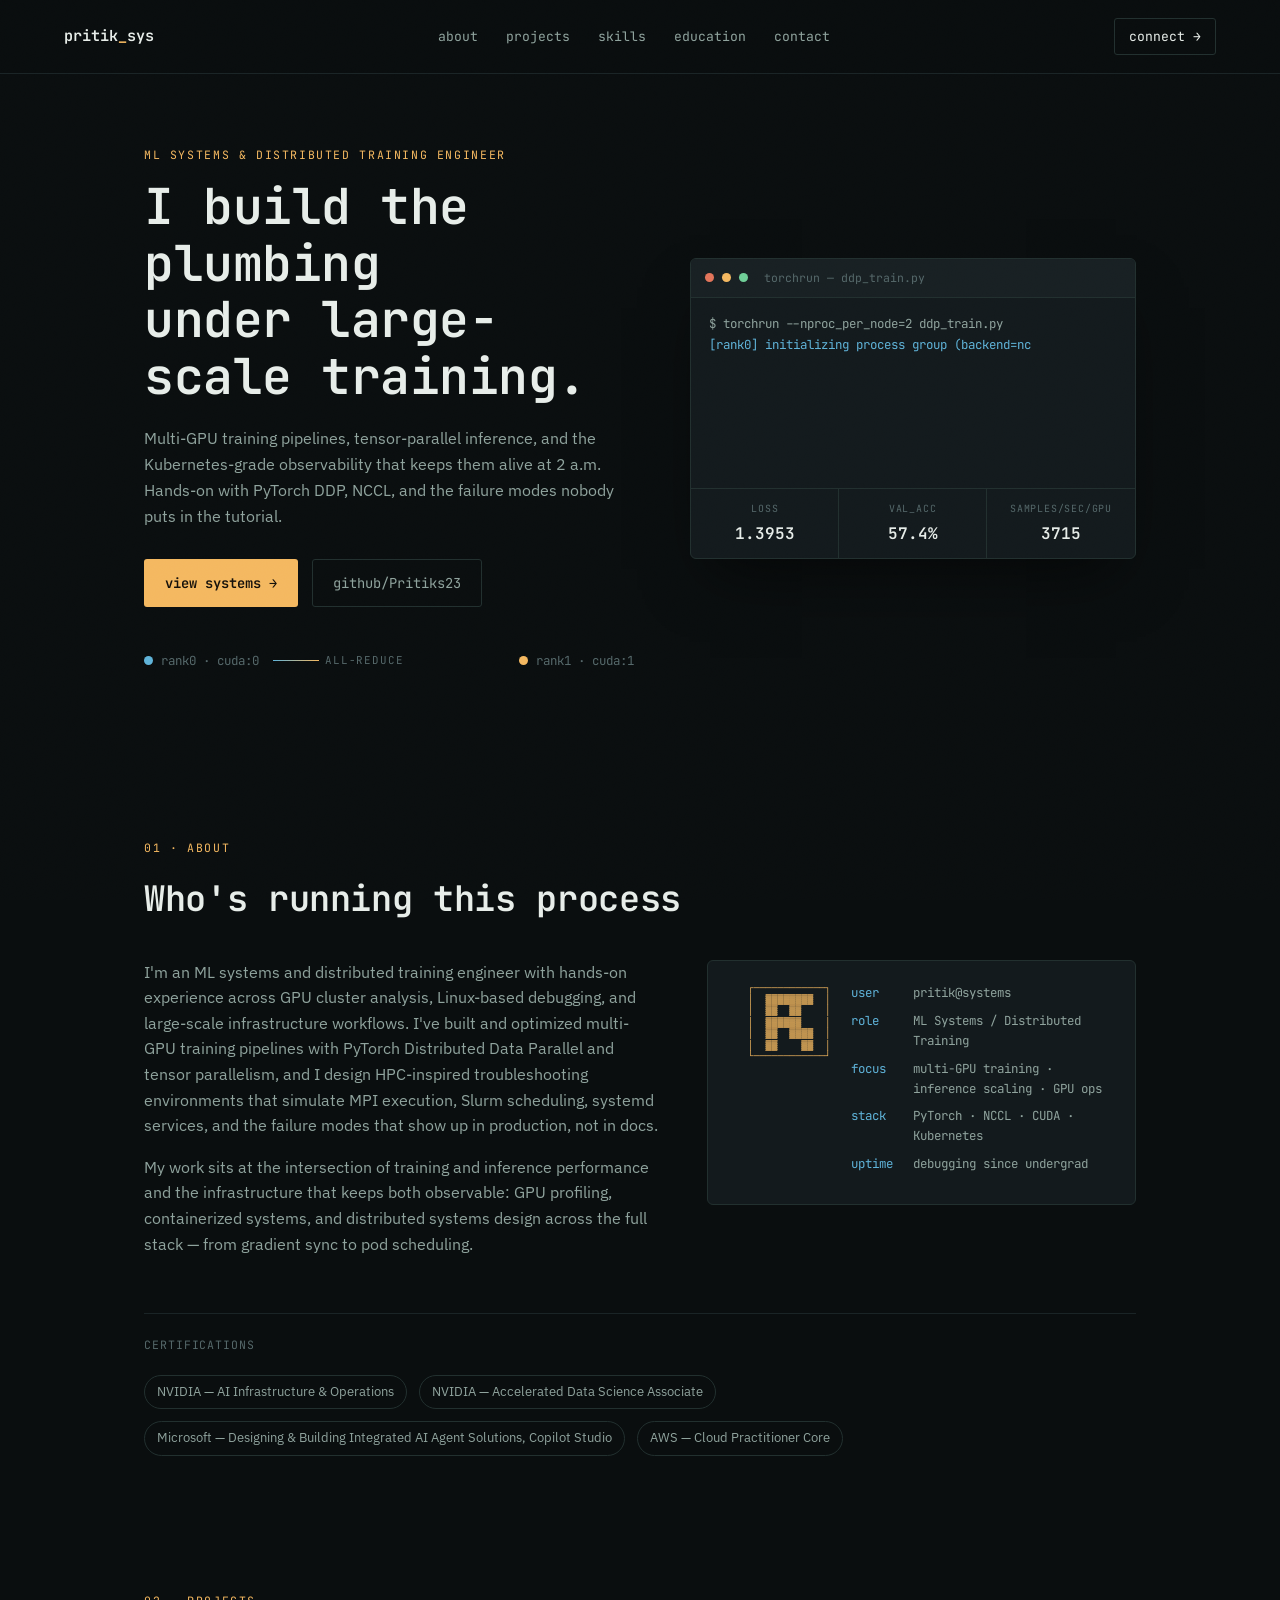
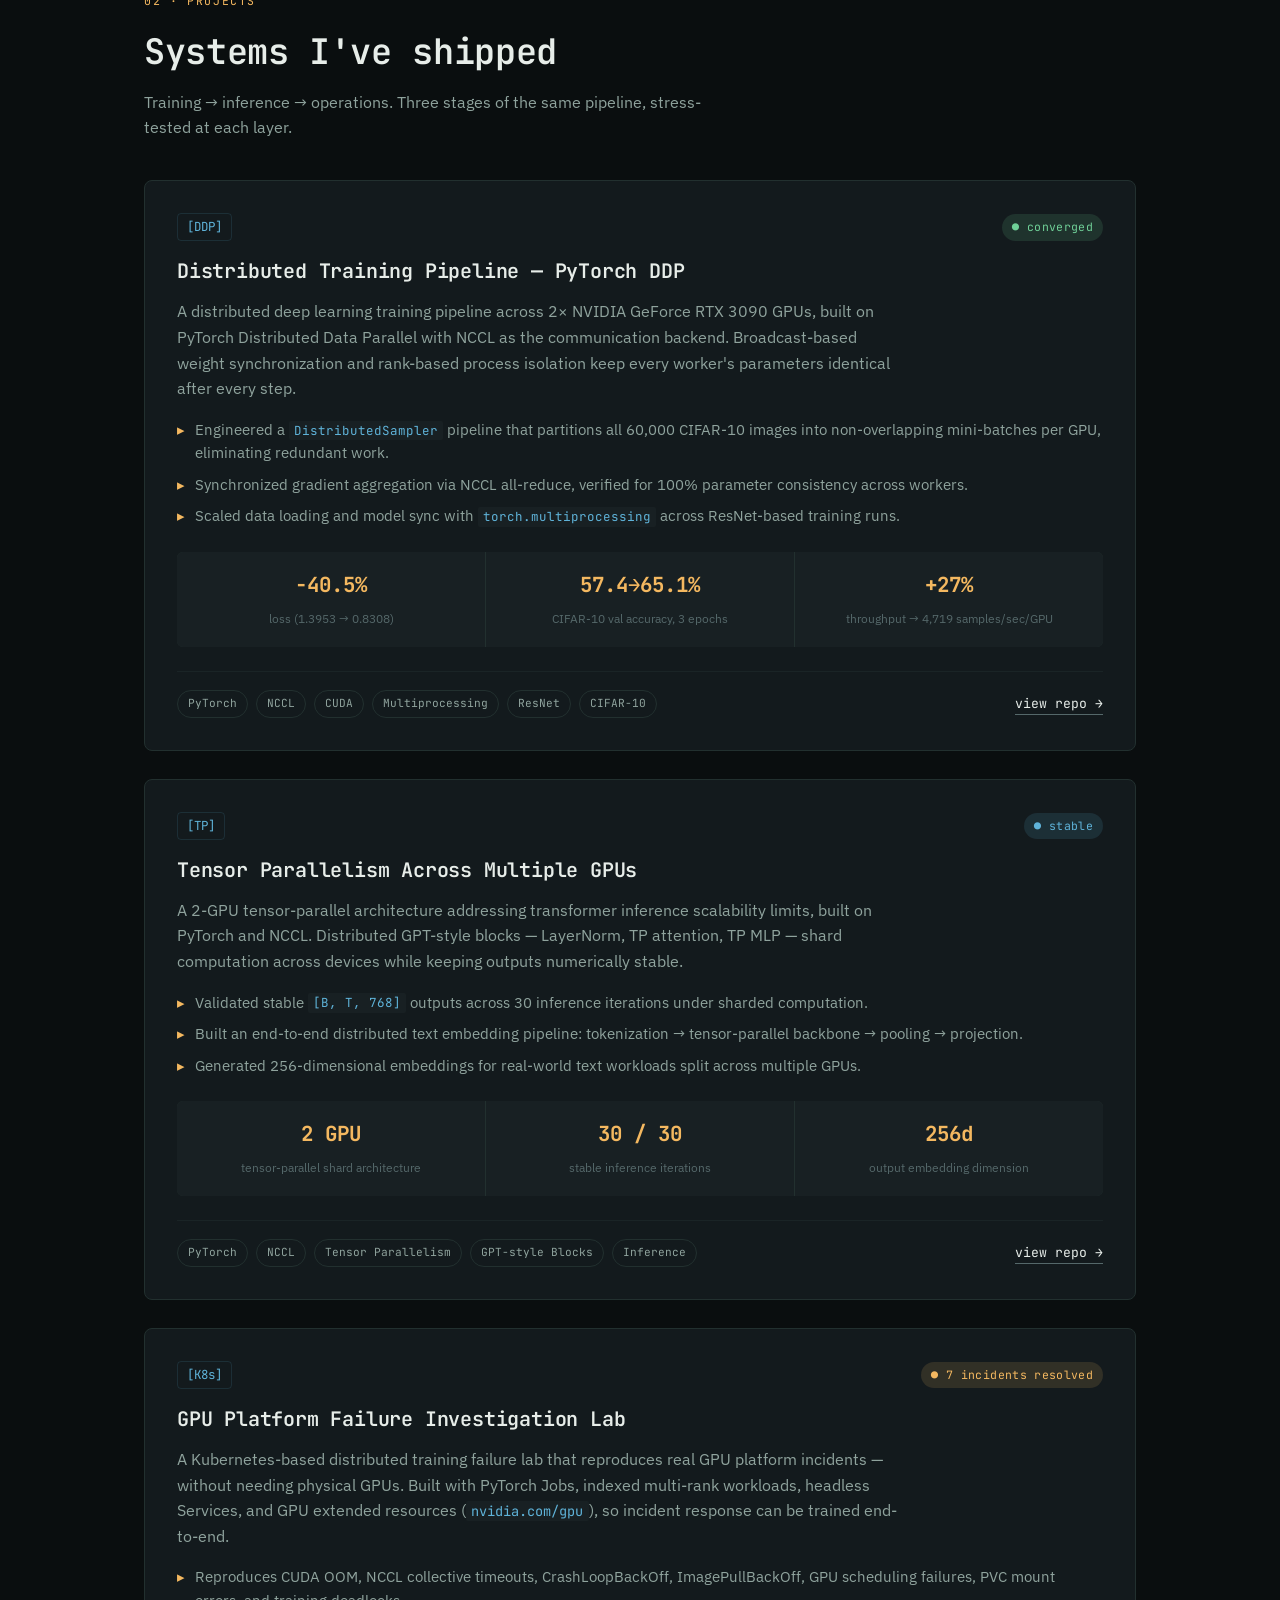
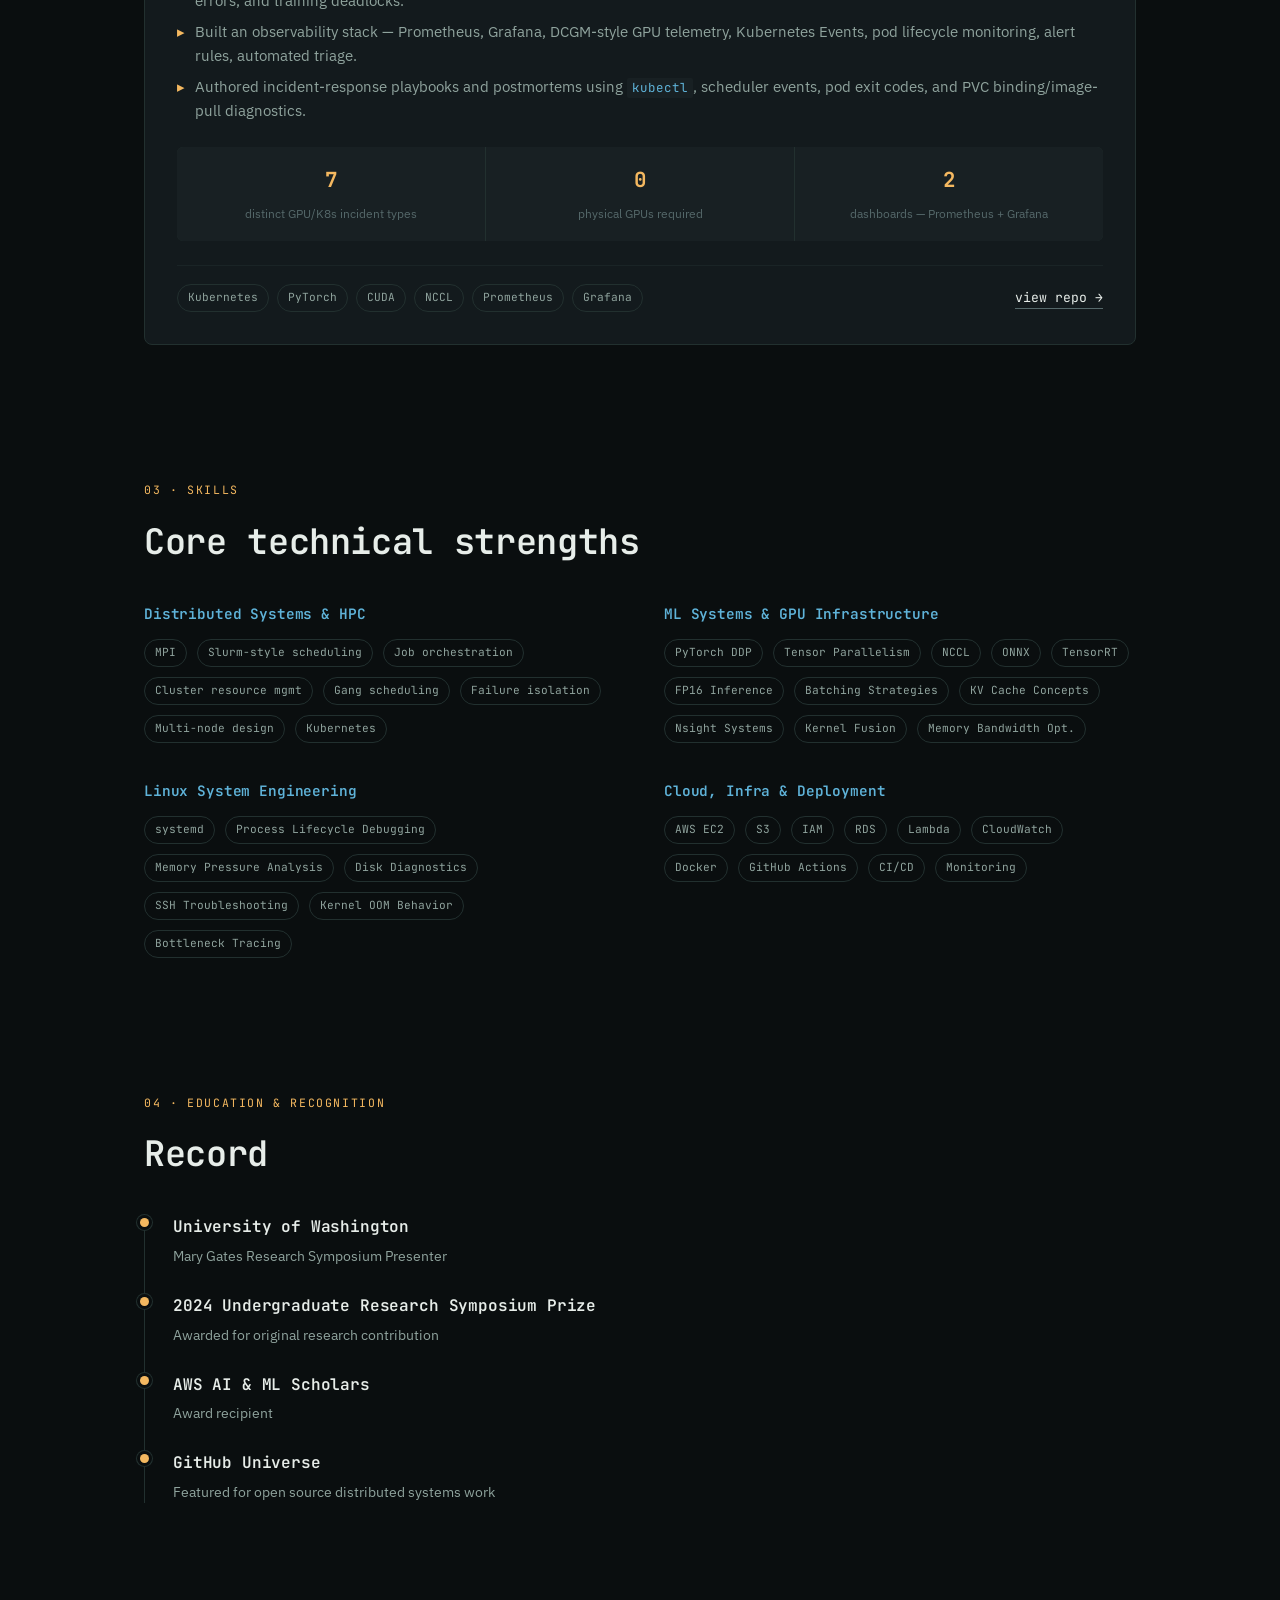
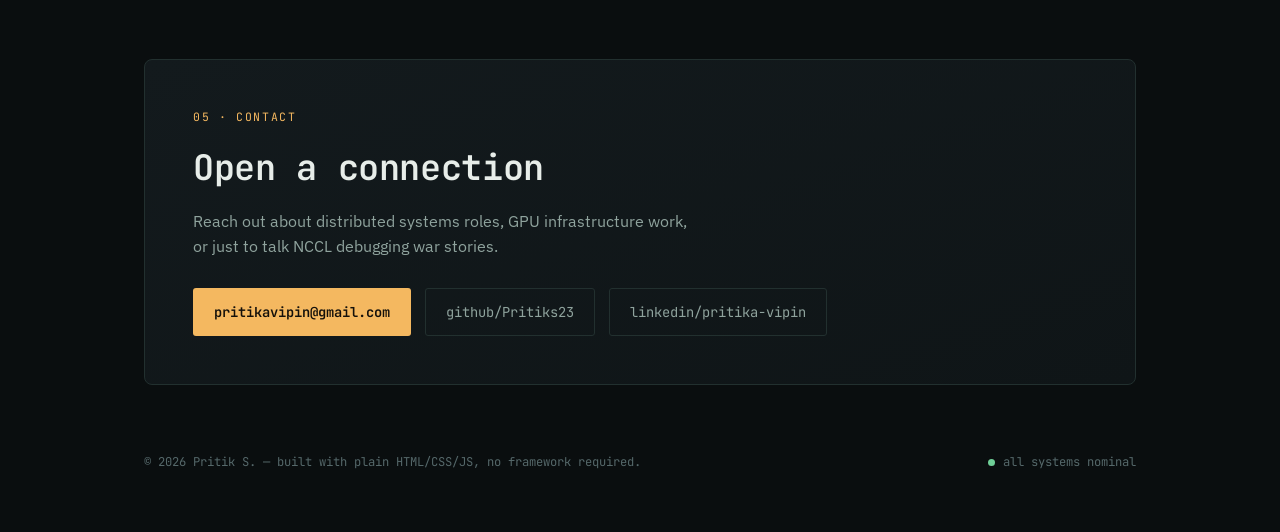
<file: index.html>
<!DOCTYPE html>
<html lang="en">
<head>
<meta charset="UTF-8">
<meta name="viewport" content="width=device-width, initial-scale=1.0">
<title>Pritik S. — ML Systems &amp; Distributed Training Engineer</title>
<meta name="description" content="Portfolio of an ML Systems / Distributed Training engineer — PyTorch DDP, tensor parallelism, Kubernetes GPU failure engineering.">
<link rel="preconnect" href="https://fonts.googleapis.com">
<link rel="preconnect" href="https://fonts.gstatic.com" crossorigin>
<link href="https://fonts.googleapis.com/css2?family=JetBrains+Mono:wght@400;500;600;700&family=IBM+Plex+Sans:wght@400;500;600&display=swap" rel="stylesheet">
<link rel="stylesheet" href="style.css">
</head>
<body>

<div class="grain" aria-hidden="true"></div>

<!-- ============ NAV ============ -->
<header class="nav" id="top">
  <a class="nav__brand" href="#top">pritik<span class="cursor-blink">_</span>sys</a>
  <nav class="nav__links">
    <a href="#about">about</a>
    <a href="#projects">projects</a>
    <a href="#skills">skills</a>
    <a href="#education">education</a>
    <a href="#contact">contact</a>
  </nav>
  <a class="nav__cta" href="#contact">connect →</a>
</header>

<main>

<!-- ============ HERO ============ -->
<section class="hero" aria-label="Introduction">
  <div class="hero__text">
    <p class="eyebrow">ML SYSTEMS &amp; DISTRIBUTED TRAINING ENGINEER</p>
    <h1 class="hero__title">I build the plumbing<br>under large-scale training.</h1>
    <p class="hero__sub">
      Multi-GPU training pipelines, tensor-parallel inference, and the Kubernetes-grade
      observability that keeps them alive at 2&nbsp;a.m. Hands-on with PyTorch DDP, NCCL,
      and the failure modes nobody puts in the tutorial.
    </p>
    <div class="hero__actions">
      <a class="btn btn--primary" href="#projects">view systems →</a>
      <a class="btn btn--ghost" href="https://github.com/Pritiks23" target="_blank" rel="noopener">github/Pritiks23</a>
    </div>
    <div class="hero__ranks" role="img" aria-label="Two GPU ranks synchronized via NCCL all-reduce">
      <div class="rank">
        <span class="rank__dot" data-rank="0"></span>
        <span class="rank__label">rank0 · cuda:0</span>
      </div>
      <div class="rank__link">
        <span class="rank__link-line"></span>
        <span class="rank__link-tag">all-reduce</span>
      </div>
      <div class="rank">
        <span class="rank__dot" data-rank="1"></span>
        <span class="rank__label">rank1 · cuda:1</span>
      </div>
    </div>
  </div>

  <div class="hero__console" aria-hidden="true">
    <div class="console">
      <div class="console__bar">
        <span class="console__dot console__dot--r"></span>
        <span class="console__dot console__dot--y"></span>
        <span class="console__dot console__dot--g"></span>
        <span class="console__title">torchrun — ddp_train.py</span>
      </div>
      <pre class="console__body" id="consoleBody"></pre>
      <div class="console__metrics">
        <div class="metric">
          <span class="metric__label">loss</span>
          <span class="metric__value" id="metricLoss">1.3953</span>
        </div>
        <div class="metric">
          <span class="metric__label">val_acc</span>
          <span class="metric__value" id="metricAcc">57.4%</span>
        </div>
        <div class="metric">
          <span class="metric__label">samples/sec/gpu</span>
          <span class="metric__value" id="metricThroughput">3715</span>
        </div>
      </div>
    </div>
  </div>
</section>

<!-- ============ ABOUT ============ -->
<section class="about" id="about">
  <div class="section-head">
    <p class="eyebrow">01 · about</p>
    <h2>Who's running this process</h2>
  </div>

  <div class="about__grid">
    <div class="about__copy">
      <p>
        I'm an ML systems and distributed training engineer with hands-on experience across
        GPU cluster analysis, Linux-based debugging, and large-scale infrastructure workflows.
        I've built and optimized multi-GPU training pipelines with PyTorch Distributed Data
        Parallel and tensor parallelism, and I design HPC-inspired troubleshooting environments
        that simulate MPI execution, Slurm scheduling, systemd services, and the failure modes
        that show up in production, not in docs.
      </p>
      <p>
        My work sits at the intersection of training and inference performance and the
        infrastructure that keeps both observable: GPU profiling, containerized systems, and
        distributed systems design across the full stack — from gradient sync to pod scheduling.
      </p>
    </div>

    <div class="neofetch" role="img" aria-label="System information summary">
      <pre class="neofetch__ascii" aria-hidden="true">
   ┌────────────┐
   │  ▓▓▓▓▓▓▓▓  │
   │  ▓▓  ▓▓    │
   │  ▓▓▓▓▓▓    │
   │  ▓▓  ▓▓▓▓  │
   │  ▓▓    ▓▓  │
   └────────────┘</pre>
      <dl class="neofetch__fields">
        <div><dt>user</dt><dd>pritik@systems</dd></div>
        <div><dt>role</dt><dd>ML Systems / Distributed Training</dd></div>
        <div><dt>focus</dt><dd>multi-GPU training · inference scaling · GPU ops</dd></div>
        <div><dt>stack</dt><dd>PyTorch · NCCL · CUDA · Kubernetes</dd></div>
        <div><dt>uptime</dt><dd>debugging since undergrad</dd></div>
      </dl>
    </div>
  </div>

  <div class="certs">
    <span class="certs__label">certifications</span>
    <ul class="certs__list">
      <li>NVIDIA — AI Infrastructure &amp; Operations</li>
      <li>NVIDIA — Accelerated Data Science Associate</li>
      <li>Microsoft — Designing &amp; Building Integrated AI Agent Solutions, Copilot Studio</li>
      <li>AWS — Cloud Practitioner Core</li>
    </ul>
  </div>
</section>

<!-- ============ PROJECTS ============ -->
<section class="projects" id="projects">
  <div class="section-head">
    <p class="eyebrow">02 · projects</p>
    <h2>Systems I've shipped</h2>
    <p class="section-sub">Training → inference → operations. Three stages of the same pipeline, stress-tested at each layer.</p>
  </div>

  <div class="project-list">

    <!-- PROJECT 1 -->
    <article class="project reveal">
      <div class="project__meta">
        <span class="project__tag">[DDP]</span>
        <span class="status status--converged">● converged</span>
      </div>
      <h3 class="project__title">Distributed Training Pipeline — PyTorch DDP</h3>
      <p class="project__desc">
        A distributed deep learning training pipeline across 2× NVIDIA GeForce RTX 3090 GPUs,
        built on PyTorch Distributed Data Parallel with NCCL as the communication backend.
        Broadcast-based weight synchronization and rank-based process isolation keep every
        worker's parameters identical after every step.
      </p>
      <ul class="project__points">
        <li>Engineered a <code>DistributedSampler</code> pipeline that partitions all 60,000 CIFAR-10 images into non-overlapping mini-batches per GPU, eliminating redundant work.</li>
        <li>Synchronized gradient aggregation via NCCL all-reduce, verified for 100% parameter consistency across workers.</li>
        <li>Scaled data loading and model sync with <code>torch.multiprocessing</code> across ResNet-based training runs.</li>
      </ul>

      <div class="project__metrics">
        <div class="pmetric">
          <span class="pmetric__value">−40.5%</span>
          <span class="pmetric__label">loss (1.3953 → 0.8308)</span>
        </div>
        <div class="pmetric">
          <span class="pmetric__value">57.4→65.1%</span>
          <span class="pmetric__label">CIFAR-10 val accuracy, 3 epochs</span>
        </div>
        <div class="pmetric">
          <span class="pmetric__value">+27%</span>
          <span class="pmetric__label">throughput → 4,719 samples/sec/GPU</span>
        </div>
      </div>

      <div class="project__footer">
        <div class="chips">
          <span>PyTorch</span><span>NCCL</span><span>CUDA</span><span>Multiprocessing</span><span>ResNet</span><span>CIFAR-10</span>
        </div>
        <a class="project__link" href="https://github.com/Pritiks23/training" target="_blank" rel="noopener">view repo →</a>
      </div>
    </article>

    <!-- PROJECT 2 -->
    <article class="project reveal">
      <div class="project__meta">
        <span class="project__tag">[TP]</span>
        <span class="status status--stable">● stable</span>
      </div>
      <h3 class="project__title">Tensor Parallelism Across Multiple GPUs</h3>
      <p class="project__desc">
        A 2-GPU tensor-parallel architecture addressing transformer inference scalability limits,
        built on PyTorch and NCCL. Distributed GPT-style blocks — LayerNorm, TP attention,
        TP MLP — shard computation across devices while keeping outputs numerically stable.
      </p>
      <ul class="project__points">
        <li>Validated stable <code>[B, T, 768]</code> outputs across 30 inference iterations under sharded computation.</li>
        <li>Built an end-to-end distributed text embedding pipeline: tokenization → tensor-parallel backbone → pooling → projection.</li>
        <li>Generated 256-dimensional embeddings for real-world text workloads split across multiple GPUs.</li>
      </ul>

      <div class="project__metrics">
        <div class="pmetric">
          <span class="pmetric__value">2 GPU</span>
          <span class="pmetric__label">tensor-parallel shard architecture</span>
        </div>
        <div class="pmetric">
          <span class="pmetric__value">30 / 30</span>
          <span class="pmetric__label">stable inference iterations</span>
        </div>
        <div class="pmetric">
          <span class="pmetric__value">256d</span>
          <span class="pmetric__label">output embedding dimension</span>
        </div>
      </div>

      <div class="project__footer">
        <div class="chips">
          <span>PyTorch</span><span>NCCL</span><span>Tensor Parallelism</span><span>GPT-style Blocks</span><span>Inference</span>
        </div>
        <a class="project__link" href="https://github.com/Pritiks23/Tensor-parallelism-across-multipleGPUS/" target="_blank" rel="noopener">view repo →</a>
      </div>
    </article>

    <!-- PROJECT 3 -->
    <article class="project reveal">
      <div class="project__meta">
        <span class="project__tag">[K8s]</span>
        <span class="status status--resolved">● 7 incidents resolved</span>
      </div>
      <h3 class="project__title">GPU Platform Failure Investigation Lab</h3>
      <p class="project__desc">
        A Kubernetes-based distributed training failure lab that reproduces real GPU platform
        incidents — without needing physical GPUs. Built with PyTorch Jobs, indexed multi-rank
        workloads, headless Services, and GPU extended resources (<code>nvidia.com/gpu</code>),
        so incident response can be trained end-to-end.
      </p>
      <ul class="project__points">
        <li>Reproduces CUDA OOM, NCCL collective timeouts, CrashLoopBackOff, ImagePullBackOff, GPU scheduling failures, PVC mount errors, and training deadlocks.</li>
        <li>Built an observability stack — Prometheus, Grafana, DCGM-style GPU telemetry, Kubernetes Events, pod lifecycle monitoring, alert rules, automated triage.</li>
        <li>Authored incident-response playbooks and postmortems using <code>kubectl</code>, scheduler events, pod exit codes, and PVC binding/image-pull diagnostics.</li>
      </ul>

      <div class="project__metrics">
        <div class="pmetric">
          <span class="pmetric__value">7</span>
          <span class="pmetric__label">distinct GPU/K8s incident types</span>
        </div>
        <div class="pmetric">
          <span class="pmetric__value">0</span>
          <span class="pmetric__label">physical GPUs required</span>
        </div>
        <div class="pmetric">
          <span class="pmetric__value">2</span>
          <span class="pmetric__label">dashboards — Prometheus + Grafana</span>
        </div>
      </div>

      <div class="project__footer">
        <div class="chips">
          <span>Kubernetes</span><span>PyTorch</span><span>CUDA</span><span>NCCL</span><span>Prometheus</span><span>Grafana</span>
        </div>
        <a class="project__link" href="https://github.com/Pritiks23/Kubernetes_GPU_failure" target="_blank" rel="noopener">view repo →</a>
      </div>
    </article>

  </div>
</section>

<!-- ============ SKILLS ============ -->
<section class="skills" id="skills">
  <div class="section-head">
    <p class="eyebrow">03 · skills</p>
    <h2>Core technical strengths</h2>
  </div>

  <div class="skills__grid">
    <div class="skill-group">
      <h3>Distributed Systems &amp; HPC</h3>
      <div class="chips chips--wrap">
        <span>MPI</span><span>Slurm-style scheduling</span><span>Job orchestration</span>
        <span>Cluster resource mgmt</span><span>Gang scheduling</span><span>Failure isolation</span>
        <span>Multi-node design</span><span>Kubernetes</span>
      </div>
    </div>
    <div class="skill-group">
      <h3>ML Systems &amp; GPU Infrastructure</h3>
      <div class="chips chips--wrap">
        <span>PyTorch DDP</span><span>Tensor Parallelism</span><span>NCCL</span><span>ONNX</span>
        <span>TensorRT</span><span>FP16 Inference</span><span>Batching Strategies</span>
        <span>KV Cache Concepts</span><span>Nsight Systems</span><span>Kernel Fusion</span>
        <span>Memory Bandwidth Opt.</span>
      </div>
    </div>
    <div class="skill-group">
      <h3>Linux System Engineering</h3>
      <div class="chips chips--wrap">
        <span>systemd</span><span>Process Lifecycle Debugging</span><span>Memory Pressure Analysis</span>
        <span>Disk Diagnostics</span><span>SSH Troubleshooting</span><span>Kernel OOM Behavior</span>
        <span>Bottleneck Tracing</span>
      </div>
    </div>
    <div class="skill-group">
      <h3>Cloud, Infra &amp; Deployment</h3>
      <div class="chips chips--wrap">
        <span>AWS EC2</span><span>S3</span><span>IAM</span><span>RDS</span><span>Lambda</span>
        <span>CloudWatch</span><span>Docker</span><span>GitHub Actions</span><span>CI/CD</span><span>Monitoring</span>
      </div>
    </div>
  </div>
</section>

<!-- ============ EDUCATION ============ -->
<section class="education" id="education">
  <div class="section-head">
    <p class="eyebrow">04 · education &amp; recognition</p>
    <h2>Record</h2>
  </div>

  <ul class="timeline">
    <li>
      <span class="timeline__marker"></span>
      <div class="timeline__content">
        <h3>University of Washington</h3>
        <p>Mary Gates Research Symposium Presenter</p>
      </div>
    </li>
    <li>
      <span class="timeline__marker"></span>
      <div class="timeline__content">
        <h3>2024 Undergraduate Research Symposium Prize</h3>
        <p>Awarded for original research contribution</p>
      </div>
    </li>
    <li>
      <span class="timeline__marker"></span>
      <div class="timeline__content">
        <h3>AWS AI &amp; ML Scholars</h3>
        <p>Award recipient</p>
      </div>
    </li>
    <li>
      <span class="timeline__marker"></span>
      <div class="timeline__content">
        <h3>GitHub Universe</h3>
        <p>Featured for open source distributed systems work</p>
      </div>
    </li>
  </ul>
</section>

<!-- ============ CONTACT ============ -->
<section class="contact" id="contact">
  <div class="contact__box">
    <p class="eyebrow">05 · contact</p>
    <h2>Open a connection</h2>
    <p class="contact__sub">Reach out about distributed systems roles, GPU infrastructure work, or just to talk NCCL debugging war stories.</p>
    <div class="contact__actions">
      <a class="btn btn--primary" href="mailto:pritikavipin@gmail.com">pritikavipin@gmail.com</a>
      <a class="btn btn--ghost" href="https://github.com/Pritiks23" target="_blank" rel="noopener">github/Pritiks23</a>
      <a class="btn btn--ghost" href="https://www.linkedin.com/in/pritika-vipin/" target="_blank" rel="noopener">linkedin/pritika-vipin</a>
    </div>
  </div>
</section>

</main>

<footer class="footer">
  <p>© <span id="year"></span> Pritik S. — built with plain HTML/CSS/JS, no framework required.</p>
  <p class="footer__status"><span class="status-dot"></span> all systems nominal</p>
</footer>

<script src="script.js"></script>
</body>
</html>
</file>
<file: style.css>
/* ============================================
   TOKENS
   ============================================ */
:root {
  /* color */
  --bg:          #0a0e0f;
  --bg-elev:     #0f1517;
  --surface:     #131a1d;
  --surface-2:   #182023;
  --border:      #22302f;
  --border-soft: #1a2426;

  --text:        #e7ede9;
  --text-dim:    #8fa39d;
  --text-faint:  #55686a;

  --amber:       #f4b860;
  --amber-dim:   #f4b86022;
  --blue:        #5fb3d9;
  --blue-dim:    #5fb3d922;
  --green:       #6fcf97;
  --green-dim:   #6fcf9722;
  --red:         #e2745a;
  --red-dim:     #e2745a22;

  /* type */
  --font-mono: 'JetBrains Mono', ui-monospace, 'SF Mono', Menlo, monospace;
  --font-sans: 'IBM Plex Sans', -apple-system, sans-serif;

  /* layout */
  --maxw: 1120px;
  --radius: 3px;
  --gutter: clamp(20px, 5vw, 64px);
}

/* ============================================
   RESET
   ============================================ */
* { margin: 0; padding: 0; box-sizing: border-box; }

html { scroll-behavior: smooth; }

body {
  background: var(--bg);
  color: var(--text);
  font-family: var(--font-sans);
  font-size: 16px;
  line-height: 1.6;
  -webkit-font-smoothing: antialiased;
  overflow-x: hidden;
}

a { color: inherit; text-decoration: none; }
ul { list-style: none; }
code {
  font-family: var(--font-mono);
  background: var(--surface-2);
  padding: 0.1em 0.4em;
  border-radius: 2px;
  font-size: 0.85em;
  color: var(--blue);
}

h1, h2, h3 { font-family: var(--font-mono); font-weight: 600; letter-spacing: -0.01em; }

:focus-visible {
  outline: 2px solid var(--amber);
  outline-offset: 3px;
}

/* faint film-grain / noise overlay for texture */
.grain {
  position: fixed;
  inset: 0;
  pointer-events: none;
  z-index: 50;
  opacity: 0.035;
  background-image: url("data:image/svg+xml,%3Csvg xmlns='http://www.w3.org/2000/svg' width='120' height='120'%3E%3Cfilter id='n'%3E%3CfeTurbulence type='fractalNoise' baseFrequency='0.9' numOctaves='2' stitchTiles='stitch'/%3E%3C/filter%3E%3Crect width='100%25' height='100%25' filter='url(%23n)'/%3E%3C/svg%3E");
  mix-blend-mode: overlay;
}

/* ============================================
   SECTION SCAFFOLDING
   ============================================ */
main > section {
  max-width: var(--maxw);
  margin: 0 auto;
  padding: 96px var(--gutter) 40px;
}

.eyebrow {
  font-family: var(--font-mono);
  font-size: 0.72rem;
  letter-spacing: 0.14em;
  text-transform: uppercase;
  color: var(--amber);
  margin-bottom: 14px;
}

.section-head h2 {
  font-size: clamp(1.6rem, 3vw, 2.2rem);
  margin-bottom: 10px;
}

.section-sub {
  color: var(--text-dim);
  max-width: 560px;
  font-size: 0.98rem;
}

/* ============================================
   NAV
   ============================================ */
.nav {
  position: sticky;
  top: 0;
  z-index: 40;
  display: flex;
  align-items: center;
  justify-content: space-between;
  padding: 18px var(--gutter);
  background: rgba(10, 14, 15, 0.82);
  backdrop-filter: blur(10px);
  border-bottom: 1px solid var(--border-soft);
}

.nav__brand {
  font-family: var(--font-mono);
  font-weight: 600;
  font-size: 0.95rem;
  color: var(--text);
}

.cursor-blink {
  color: var(--amber);
  animation: blink 1.1s step-end infinite;
}

.nav__links {
  display: flex;
  gap: 28px;
  font-family: var(--font-mono);
  font-size: 0.82rem;
  color: var(--text-dim);
}
.nav__links a:hover { color: var(--amber); }

.nav__cta {
  font-family: var(--font-mono);
  font-size: 0.82rem;
  border: 1px solid var(--border);
  padding: 7px 14px;
  border-radius: var(--radius);
  color: var(--text);
  transition: border-color 0.2s, color 0.2s;
}
.nav__cta:hover { border-color: var(--amber); color: var(--amber); }

@media (max-width: 720px) {
  .nav__links { display: none; }
}

/* ============================================
   HERO
   ============================================ */
.hero {
  display: grid;
  grid-template-columns: 1.1fr 1fr;
  gap: 56px;
  align-items: center;
  padding-top: 72px !important;
  padding-bottom: 72px !important;
}

.hero__title {
  font-size: clamp(2.1rem, 4.2vw, 3.1rem);
  line-height: 1.14;
  margin: 14px 0 20px;
  color: var(--text);
}

.hero__sub {
  color: var(--text-dim);
  max-width: 480px;
  font-size: 1.02rem;
  margin-bottom: 30px;
}

.hero__actions { display: flex; gap: 14px; flex-wrap: wrap; margin-bottom: 44px; }

.btn {
  font-family: var(--font-mono);
  font-size: 0.86rem;
  padding: 12px 20px;
  border-radius: var(--radius);
  border: 1px solid transparent;
  transition: transform 0.15s ease, border-color 0.2s, background 0.2s, color .2s;
  display: inline-flex;
  align-items: center;
}
.btn--primary {
  background: var(--amber);
  color: #14100a;
  font-weight: 600;
}
.btn--primary:hover { transform: translateY(-1px); background: #ffcb7f; }

.btn--ghost {
  border-color: var(--border);
  color: var(--text-dim);
}
.btn--ghost:hover { border-color: var(--blue); color: var(--blue); transform: translateY(-1px); }

/* rank sync visual */
.hero__ranks {
  display: flex;
  align-items: center;
  gap: 14px;
  font-family: var(--font-mono);
  font-size: 0.78rem;
  color: var(--text-faint);
}
.rank { display: flex; align-items: center; gap: 8px; }
.rank__dot {
  width: 9px; height: 9px; border-radius: 50%;
  background: var(--blue);
  box-shadow: 0 0 0 0 var(--blue-dim);
  animation: pulse-rank 2.6s ease-in-out infinite;
}
.rank__dot[data-rank="1"] { animation-delay: 1.3s; background: var(--amber); box-shadow: 0 0 0 0 var(--amber-dim); }

.rank__link { display: flex; align-items: center; gap: 6px; flex: 1; }
.rank__link-line {
  height: 1px;
  width: 46px;
  background: linear-gradient(90deg, var(--blue), var(--amber));
  position: relative;
  overflow: hidden;
}
.rank__link-line::after {
  content: "";
  position: absolute;
  top: 0; left: -30%;
  width: 30%; height: 100%;
  background: var(--text);
  animation: travel 2.6s linear infinite;
}
.rank__link-tag { text-transform: uppercase; letter-spacing: 0.08em; font-size: 0.68rem; }

@keyframes pulse-rank {
  0%, 100% { box-shadow: 0 0 0 0 var(--blue-dim); }
  50% { box-shadow: 0 0 0 6px var(--blue-dim); }
}
@keyframes travel {
  0% { left: -30%; }
  100% { left: 130%; }
}
@keyframes blink { 50% { opacity: 0; } }

/* console */
.hero__console { display: flex; justify-content: center; }
.console {
  width: 100%;
  max-width: 460px;
  background: var(--surface);
  border: 1px solid var(--border);
  border-radius: 6px;
  overflow: hidden;
  box-shadow: 0 30px 60px -20px rgba(0,0,0,0.6);
}
.console__bar {
  display: flex;
  align-items: center;
  gap: 8px;
  padding: 10px 14px;
  background: var(--surface-2);
  border-bottom: 1px solid var(--border);
}
.console__dot { width: 9px; height: 9px; border-radius: 50%; }
.console__dot--r { background: #e2745a; }
.console__dot--y { background: #f4b860; }
.console__dot--g { background: #6fcf97; }
.console__title {
  margin-left: 8px;
  font-family: var(--font-mono);
  font-size: 0.72rem;
  color: var(--text-faint);
}
.console__body {
  font-family: var(--font-mono);
  font-size: 0.78rem;
  line-height: 1.65;
  color: var(--text-dim);
  padding: 16px 18px;
  min-height: 190px;
  white-space: pre-wrap;
  word-break: break-word;
}
.console__body .line-rank0 { color: var(--blue); }
.console__body .line-rank1 { color: var(--amber); }
.console__body .line-ok { color: var(--green); }

.console__metrics {
  display: grid;
  grid-template-columns: repeat(3, 1fr);
  border-top: 1px solid var(--border);
}
.metric {
  padding: 12px 10px;
  text-align: center;
  border-right: 1px solid var(--border);
}
.metric:last-child { border-right: none; }
.metric__label {
  display: block;
  font-family: var(--font-mono);
  font-size: 0.62rem;
  text-transform: uppercase;
  letter-spacing: 0.08em;
  color: var(--text-faint);
  margin-bottom: 4px;
}
.metric__value {
  display: block;
  font-family: var(--font-mono);
  font-size: 1rem;
  font-weight: 600;
  color: var(--text);
}

@media (max-width: 880px) {
  .hero { grid-template-columns: 1fr; padding-top: 48px !important; }
  .hero__console { order: -1; }
}

/* ============================================
   ABOUT
   ============================================ */
.about__grid {
  display: grid;
  grid-template-columns: 1.2fr 1fr;
  gap: 48px;
  margin-top: 32px;
  align-items: start;
}
.about__copy p { color: var(--text-dim); margin-bottom: 16px; max-width: 560px; }

.neofetch {
  background: var(--surface);
  border: 1px solid var(--border);
  border-radius: 6px;
  padding: 22px;
  display: flex;
  gap: 20px;
  font-family: var(--font-mono);
}
.neofetch__ascii {
  color: var(--amber);
  font-size: 0.62rem;
  line-height: 1.15;
  white-space: pre;
}
.neofetch__fields div { display: flex; gap: 10px; margin-bottom: 8px; font-size: 0.78rem; }
.neofetch__fields dt { color: var(--blue); min-width: 52px; }
.neofetch__fields dd { color: var(--text-dim); }

@media (max-width: 880px) {
  .about__grid { grid-template-columns: 1fr; }
  .neofetch { flex-direction: column; }
}

.certs {
  margin-top: 40px;
  border-top: 1px solid var(--border-soft);
  padding-top: 22px;
  display: flex;
  gap: 20px;
  flex-wrap: wrap;
  align-items: baseline;
}
.certs__label {
  font-family: var(--font-mono);
  font-size: 0.72rem;
  color: var(--text-faint);
  text-transform: uppercase;
  letter-spacing: 0.08em;
}
.certs__list { display: flex; gap: 12px; flex-wrap: wrap; }
.certs__list li {
  font-size: 0.8rem;
  color: var(--text-dim);
  border: 1px solid var(--border);
  padding: 6px 12px;
  border-radius: 20px;
}

/* ============================================
   PROJECTS
   ============================================ */
.project-list { margin-top: 40px; display: flex; flex-direction: column; gap: 28px; }

.project {
  background: var(--surface);
  border: 1px solid var(--border);
  border-radius: 8px;
  padding: 32px;
  opacity: 0;
  transform: translateY(24px);
  transition: opacity 0.6s ease, transform 0.6s ease, border-color 0.25s;
}
.project.in-view { opacity: 1; transform: translateY(0); }
.project:hover { border-color: var(--border); }

.project__meta { display: flex; justify-content: space-between; align-items: center; margin-bottom: 14px; }
.project__tag {
  font-family: var(--font-mono);
  font-size: 0.78rem;
  color: var(--blue);
  border: 1px solid var(--blue-dim);
  padding: 3px 9px;
  border-radius: 4px;
}

.status {
  font-family: var(--font-mono);
  font-size: 0.72rem;
  letter-spacing: 0.03em;
  padding: 4px 10px;
  border-radius: 20px;
}
.status--converged { color: var(--green); background: var(--green-dim); }
.status--stable { color: var(--blue); background: var(--blue-dim); }
.status--resolved { color: var(--amber); background: var(--amber-dim); }

.project__title { font-size: 1.25rem; margin-bottom: 12px; }
.project__desc { color: var(--text-dim); margin-bottom: 16px; max-width: 720px; }
.project__points { display: flex; flex-direction: column; gap: 8px; margin-bottom: 24px; }
.project__points li {
  color: var(--text-dim);
  font-size: 0.92rem;
  padding-left: 18px;
  position: relative;
}
.project__points li::before {
  content: "▸";
  position: absolute;
  left: 0;
  color: var(--amber);
}

.project__metrics {
  display: grid;
  grid-template-columns: repeat(3, 1fr);
  gap: 1px;
  background: var(--border);
  border-radius: 6px;
  overflow: hidden;
  margin-bottom: 24px;
}
.pmetric {
  background: var(--surface-2);
  padding: 16px 14px;
  text-align: center;
}
.pmetric__value {
  display: block;
  font-family: var(--font-mono);
  font-size: 1.3rem;
  font-weight: 700;
  color: var(--amber);
  margin-bottom: 4px;
}
.pmetric__label {
  font-size: 0.72rem;
  color: var(--text-faint);
}

.project__footer {
  display: flex;
  justify-content: space-between;
  align-items: center;
  flex-wrap: wrap;
  gap: 16px;
  border-top: 1px solid var(--border-soft);
  padding-top: 18px;
}

.chips { display: flex; gap: 8px; flex-wrap: wrap; }
.chips span {
  font-family: var(--font-mono);
  font-size: 0.7rem;
  color: var(--text-dim);
  border: 1px solid var(--border);
  padding: 4px 10px;
  border-radius: 20px;
}
.chips--wrap { gap: 10px; }

.project__link {
  font-family: var(--font-mono);
  font-size: 0.82rem;
  color: var(--text);
  border-bottom: 1px solid var(--text-faint);
  transition: color 0.2s, border-color 0.2s;
}
.project__link:hover { color: var(--amber); border-color: var(--amber); }

@media (max-width: 720px) {
  .project__metrics { grid-template-columns: 1fr; }
  .project { padding: 22px; }
}

/* ============================================
   SKILLS
   ============================================ */
.skills__grid {
  margin-top: 32px;
  display: grid;
  grid-template-columns: 1fr 1fr;
  gap: 36px 48px;
}
.skill-group h3 {
  font-size: 0.9rem;
  color: var(--blue);
  margin-bottom: 14px;
  font-weight: 600;
}
@media (max-width: 720px) {
  .skills__grid { grid-template-columns: 1fr; }
}

/* ============================================
   EDUCATION / TIMELINE
   ============================================ */
.timeline {
  margin-top: 32px;
  border-left: 1px solid var(--border);
  padding-left: 28px;
  display: flex;
  flex-direction: column;
  gap: 26px;
}
.timeline li { position: relative; }
.timeline__marker {
  position: absolute;
  left: -33px;
  top: 4px;
  width: 9px;
  height: 9px;
  border-radius: 50%;
  background: var(--amber);
  box-shadow: 0 0 0 3px var(--bg), 0 0 0 4px var(--border);
}
.timeline__content h3 { font-size: 1rem; margin-bottom: 4px; }
.timeline__content p { color: var(--text-dim); font-size: 0.9rem; }

/* ============================================
   CONTACT
   ============================================ */
.contact__box {
  margin-top: 20px;
  border: 1px solid var(--border);
  border-radius: 8px;
  padding: 48px;
  background: linear-gradient(160deg, var(--surface), var(--bg-elev));
  text-align: left;
}
.contact__box h2 { margin-bottom: 12px; font-size: clamp(1.6rem, 3vw, 2.2rem); }
.contact__sub { color: var(--text-dim); max-width: 500px; margin-bottom: 28px; }
.contact__actions { display: flex; gap: 14px; flex-wrap: wrap; }

/* ============================================
   FOOTER
   ============================================ */
.footer {
  max-width: var(--maxw);
  margin: 0 auto;
  padding: 28px var(--gutter) 60px;
  display: flex;
  justify-content: space-between;
  flex-wrap: wrap;
  gap: 10px;
  font-family: var(--font-mono);
  font-size: 0.76rem;
  color: var(--text-faint);
}
.footer__status { display: flex; align-items: center; gap: 8px; }
.status-dot {
  width: 7px; height: 7px; border-radius: 50%;
  background: var(--green);
  box-shadow: 0 0 0 0 var(--green-dim);
  animation: pulse-rank 2.6s ease-in-out infinite;
}

/* ============================================
   REDUCED MOTION
   ============================================ */
@media (prefers-reduced-motion: reduce) {
  * { animation: none !important; transition: none !important; }
  .project { opacity: 1; transform: none; }
}
</file>
